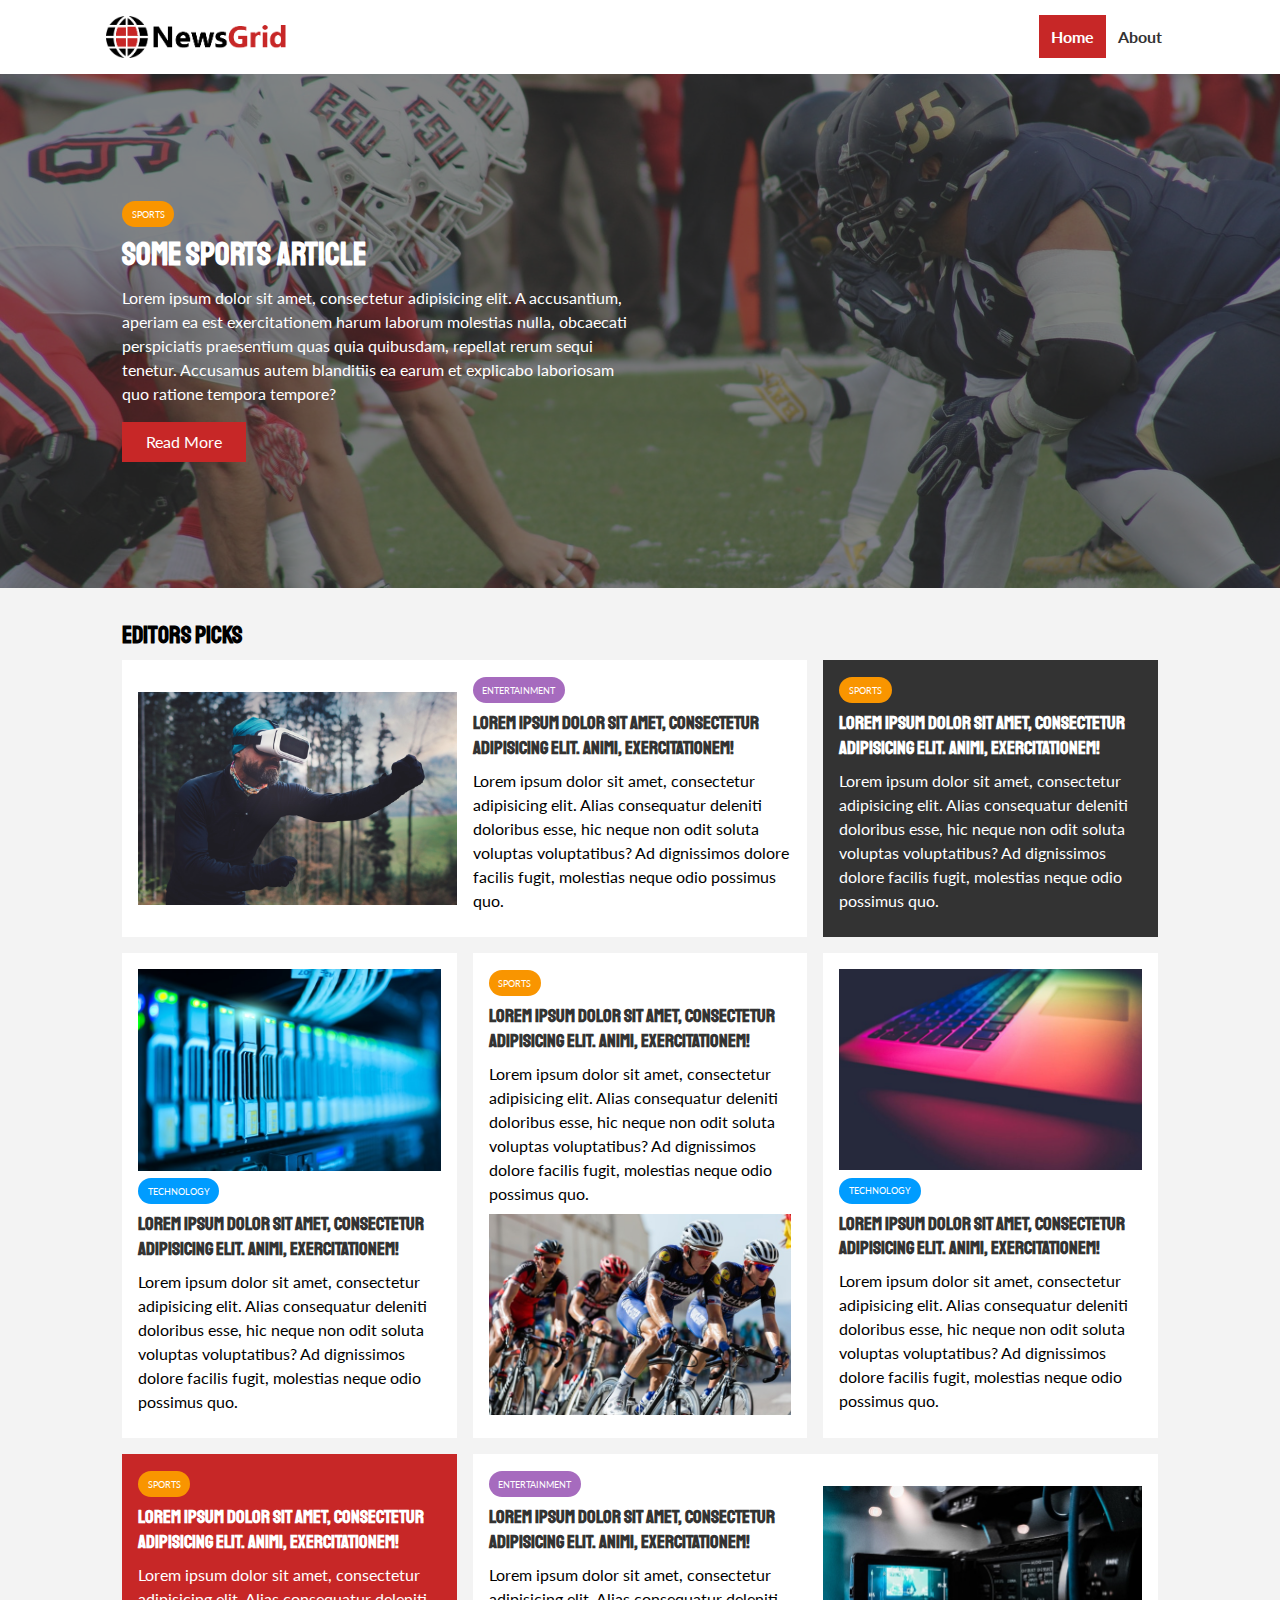
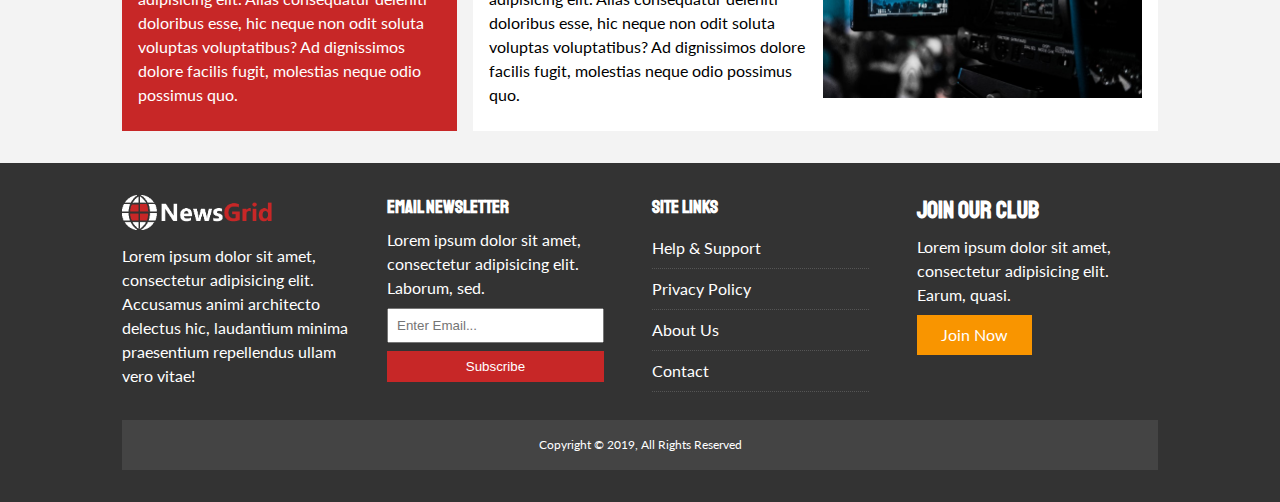
<file: index.html>
<!doctype html>
<html lang="en">
<head>
    <meta charset="UTF-8">
    <meta name="viewport"
          content="width=device-width, user-scalable=no, initial-scale=1.0, maximum-scale=1.0, minimum-scale=1.0">
    <meta http-equiv="X-UA-Compatible" content="ie=edge">
    <link
            rel="stylesheet"
            href="https://use.fontawesome.com/releases/v5.7.1/css/all.css"
            integrity="sha384-fnmOCqbTlWIlj8LyTjo7mOUStjsKC4pOpQbqyi7RrhN7udi9RwhKkMHpvLbHG9Sr"
            crossorigin="anonymous"
    >
    <link href="https://fonts.googleapis.com/css?family=Lato|Staatliches" rel="stylesheet">
    <link rel="stylesheet" href="./css/style.css">
    <link rel="stylesheet" media="screen and (max-width: 768px)" href="./css/mobile.css">
    <link rel="shortcut icon" href="favicon.ico" type="image/x-icon">
    <title>NewsGrid | Latest News</title>
</head>
<body>
    <nav id="main-nav">
        <div class="container">
            <img src="img/logo.png" alt="NewsGrid" class="logo">
            <div class="social">
                <a href="http://facebook.com" target="_blank">
                    <i class="fab fa-facebook fa-2x"></i>
                </a>
                <a href="http://twitter.com" target="_blank">
                    <i class="fab fa-twitter fa-2x"></i>
                </a>
                <a href="http://instagram.com" target="_blank">
                    <i class="fab fa-instagram fa-2x"></i>
                </a>
                <a href="http://youtube.com" target="_blank">
                    <i class="fab fa-youtube fa-2x"></i>
                </a>
            </div>
            <ul>
                <li><a href="index.html" class="current">Home</a></li>
                <li><a href="about.html">About</a></li>
            </ul>
        </div>
    </nav>

    <!-- Showcase -->
    <header id="showcase">
        <div class="container">
            <div class="showcase-container">
                <div class="showcase-content">
                    <div class="category category-sports">Sports</div>
                    <h1>Some Sports Article</h1>
                    <p>Lorem ipsum dolor sit amet, consectetur adipisicing elit. A accusantium, aperiam ea est
                        exercitationem harum laborum molestias nulla, obcaecati perspiciatis praesentium quas quia
                        quibusdam, repellat rerum sequi tenetur. Accusamus autem blanditiis ea earum et explicabo
                        laboriosam quo ratione tempora tempore?</p>
                    <a href="article.html" class="btn btn-primary">Read More</a>
                </div>
            </div>
        </div>
    </header>

    <!-- Home Articles -->
    <section id="home-articles" class="py-2">
        <div class="container">
            <h2>Editors Picks</h2>
            <div class="articles-container">
                <article class="card">
                    <img src="./img/articles/ent1.jpg" alt="Article">
                    <div>
                        <div class="category category-ent">Entertainment</div>
                        <h3>
                            <a href="article.html">Lorem ipsum dolor sit amet, consectetur adipisicing elit. Animi, exercitationem!</a>
                        </h3>
                        <p>Lorem ipsum dolor sit amet, consectetur adipisicing elit. Alias consequatur deleniti
                                doloribus esse, hic neque non odit soluta voluptas voluptatibus? Ad dignissimos dolore
                                facilis fugit, molestias neque odio possimus quo.</p>
                    </div>
                </article>
                <article class="card bg-dark">
                    <div class="category category-sports">Sports</div>
                    <h3>
                        <a href="article.html">Lorem ipsum dolor sit amet, consectetur adipisicing elit. Animi, exercitationem!</a>
                    </h3>
                    <p>Lorem ipsum dolor sit amet, consectetur adipisicing elit. Alias consequatur deleniti
                            doloribus esse, hic neque non odit soluta voluptas voluptatibus? Ad dignissimos dolore
                            facilis fugit, molestias neque odio possimus quo.</p>
                </article>
                <article class="card">
                    <img src="./img/articles/tech1.jpg" alt="Technology">
                    <div class="category category-tech">Technology</div>
                    <h3>
                        <a href="article.html">Lorem ipsum dolor sit amet, consectetur adipisicing elit. Animi, exercitationem!</a>
                    </h3>
                    <p>Lorem ipsum dolor sit amet, consectetur adipisicing elit. Alias consequatur deleniti
                            doloribus esse, hic neque non odit soluta voluptas voluptatibus? Ad dignissimos dolore
                            facilis fugit, molestias neque odio possimus quo.</p>
                </article>
                <article class="card">
                    <div class="category category-sports">Sports</div>
                    <h3>
                        <a href="article.html">Lorem ipsum dolor sit amet, consectetur adipisicing elit. Animi, exercitationem!</a>
                    </h3>
                    <p>Lorem ipsum dolor sit amet, consectetur adipisicing elit. Alias consequatur deleniti
                            doloribus esse, hic neque non odit soluta voluptas voluptatibus? Ad dignissimos dolore
                            facilis fugit, molestias neque odio possimus quo.</p>
                    <img src="./img/articles/sports1.jpg" alt="Sports">
                </article>
                <article class="card">
                    <img src="./img/articles/tech2.jpg" alt="Technology">
                    <div class="category category-tech">Technology</div>
                    <h3>
                        <a href="article.html">Lorem ipsum dolor sit amet, consectetur adipisicing elit. Animi, exercitationem!</a>
                    </h3>
                    <p>Lorem ipsum dolor sit amet, consectetur adipisicing elit. Alias consequatur deleniti
                        doloribus esse, hic neque non odit soluta voluptas voluptatibus? Ad dignissimos dolore
                        facilis fugit, molestias neque odio possimus quo.</p>
                </article>
                <article class="card bg-primary">
                    <div class="category category-sports">Sports</div>
                    <h3>
                        <a href="article.html">Lorem ipsum dolor sit amet, consectetur adipisicing elit. Animi, exercitationem!</a>
                    </h3>
                    <p>Lorem ipsum dolor sit amet, consectetur adipisicing elit. Alias consequatur deleniti
                        doloribus esse, hic neque non odit soluta voluptas voluptatibus? Ad dignissimos dolore
                        facilis fugit, molestias neque odio possimus quo.</p>
                </article>
                <article class="card">
                    <div>
                        <div class="category category-ent">Entertainment</div>
                        <h3>
                            <a href="article.html">Lorem ipsum dolor sit amet, consectetur adipisicing elit.
                                Animi, exercitationem!</a>
                        </h3>
                        <p>Lorem ipsum dolor sit amet, consectetur adipisicing elit. Alias consequatur deleniti
                            doloribus esse, hic neque non odit soluta voluptas voluptatibus? Ad dignissimos dolore
                            facilis fugit, molestias neque odio possimus quo.</p>
                    </div>
                    <img src="./img/articles/ent2.jpg" alt="Article">
                </article>
            </div>
        </div>
    </section>

    <!-- Footer -->
    <footer id="main-footer" class="py-2">
        <div class="container footer-container">
            <div>
                <img src="./img/logo_light.png" alt="NewGrid">
                <p>Lorem ipsum dolor sit amet, consectetur adipisicing elit. Accusamus animi architecto delectus hic,
                    laudantium minima praesentium repellendus ullam vero vitae!</p>
            </div>
            <div>
                <h3>Email Newsletter</h3>
                <p>Lorem ipsum dolor sit amet, consectetur adipisicing elit. Laborum, sed.</p>
                <form>
                    <input type="email" placeholder="Enter Email...">
                    <input type="submit" value="Subscribe" class="btn btn-primary" placeholder="Enter Email...">
                </form>
            </div>
            <div>
                <h3>Site Links</h3>
                <ul class="list">
                    <li><a href="#">Help & Support</a></li>
                    <li><a href="#">Privacy Policy</a></li>
                    <li><a href="#">About Us</a></li>
                    <li><a href="#">Contact</a></li>
                </ul>
            </div>
            <div>
                <h2>Join Our Club</h2>
                <p>Lorem ipsum dolor sit amet, consectetur adipisicing elit. Earum, quasi.</p>
                <a href="#" class="btn btn-secondary">Join Now</a>
            </div>
            <div>
                <p>
                    Copyright &copy; 2019, All Rights Reserved
                </p>
            </div>
        </div>
    </footer>
</body>
</html>
</file>
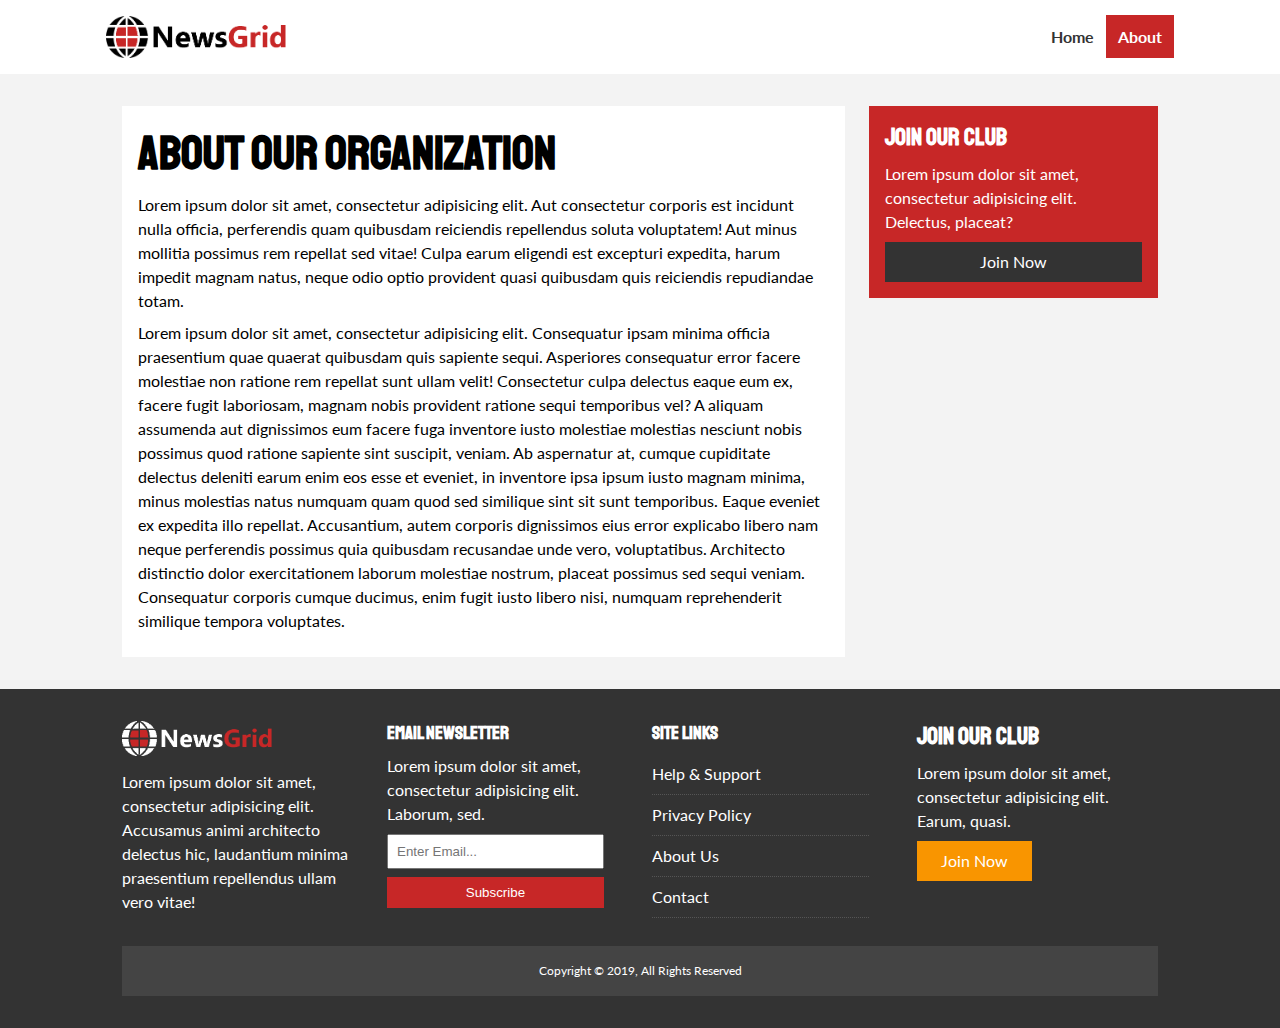
<file: about.html>
<!doctype html>
<html lang="en">
<head>
    <meta charset="UTF-8">
    <meta name="viewport"
          content="width=device-width, user-scalable=no, initial-scale=1.0, maximum-scale=1.0, minimum-scale=1.0">
    <meta http-equiv="X-UA-Compatible" content="ie=edge">
    <link
            rel="stylesheet"
            href="https://use.fontawesome.com/releases/v5.7.1/css/all.css"
            integrity="sha384-fnmOCqbTlWIlj8LyTjo7mOUStjsKC4pOpQbqyi7RrhN7udi9RwhKkMHpvLbHG9Sr"
            crossorigin="anonymous"
    >
    <link href="https://fonts.googleapis.com/css?family=Lato|Staatliches" rel="stylesheet">
    <link rel="stylesheet" href="./css/style.css">
    <link rel="stylesheet" media="screen and (max-width: 768px)" href="./css/mobile.css">
    <link rel="shortcut icon" href="favicon.ico" type="image/x-icon">
    <title>NewsGrid | About</title>
</head>
<body>
    <nav id="main-nav">
        <div class="container">
            <img src="img/logo.png" alt="NewsGrid" class="logo">
            <div class="social">
                <a href="http://facebook.com" target="_blank">
                    <i class="fab fa-facebook fa-2x"></i>
                </a>
                <a href="http://twitter.com" target="_blank">
                    <i class="fab fa-twitter fa-2x"></i>
                </a>
                <a href="http://instagram.com" target="_blank">
                    <i class="fab fa-instagram fa-2x"></i>
                </a>
                <a href="http://youtube.com" target="_blank">
                    <i class="fab fa-youtube fa-2x"></i>
                </a>
            </div>
            <ul>
                <li><a href="index.html">Home</a></li>
                <li><a href="about.html" class="current">About</a></li>
            </ul>
        </div>
    </nav>

    <section id="about">
        <div class="container">
            <div class="page-container">
                <article class="card">
                    <h1 class="l-heading">About Our Organization</h1>
                    <p>Lorem ipsum dolor sit amet, consectetur adipisicing elit. Aut consectetur corporis est incidunt
                        nulla officia, perferendis quam quibusdam reiciendis repellendus soluta voluptatem! Aut minus
                        mollitia possimus rem repellat sed vitae! Culpa earum eligendi est excepturi expedita, harum
                        impedit magnam natus, neque odio optio provident quasi quibusdam quis reiciendis
                        repudiandae totam.</p>
                    <p>Lorem ipsum dolor sit amet, consectetur adipisicing elit. Consequatur ipsam minima officia
                        praesentium quae quaerat quibusdam quis sapiente sequi. Asperiores consequatur error facere
                        molestiae non ratione rem repellat sunt ullam velit! Consectetur culpa delectus eaque eum ex,
                        facere fugit laboriosam, magnam nobis provident ratione sequi temporibus vel? A aliquam
                        assumenda aut dignissimos eum facere fuga inventore iusto molestiae molestias nesciunt nobis
                        possimus quod ratione sapiente sint suscipit, veniam. Ab aspernatur at, cumque cupiditate
                        delectus deleniti earum enim eos esse et eveniet, in inventore ipsa ipsum iusto magnam minima,
                        minus molestias natus numquam quam quod sed similique sint sit sunt temporibus. Eaque eveniet
                        ex expedita illo repellat. Accusantium, autem corporis dignissimos eius error explicabo libero
                        nam neque perferendis possimus quia quibusdam recusandae unde vero, voluptatibus. Architecto
                        distinctio dolor exercitationem laborum molestiae nostrum, placeat possimus sed sequi veniam.
                        Consequatur corporis cumque ducimus, enim fugit iusto libero nisi, numquam reprehenderit
                        similique tempora voluptates.</p>
                </article>
                <aside class="card bg-primary">
                    <h2>Join Our Club</h2>
                    <p>Lorem ipsum dolor sit amet, consectetur adipisicing elit. Delectus, placeat?</p>
                    <a href="#" class="btn btn-dark btn-block">Join Now</a>
                </aside>
            </div>
        </div>
    </section>

    <!-- Footer -->
    <footer id="main-footer" class="py-2">
        <div class="container footer-container">
            <div>
                <img src="./img/logo_light.png" alt="NewGrid">
                <p>Lorem ipsum dolor sit amet, consectetur adipisicing elit. Accusamus animi architecto delectus hic,
                    laudantium minima praesentium repellendus ullam vero vitae!</p>
            </div>
            <div>
                <h3>Email Newsletter</h3>
                <p>Lorem ipsum dolor sit amet, consectetur adipisicing elit. Laborum, sed.</p>
                <form>
                    <input type="email" placeholder="Enter Email...">
                    <input type="submit" value="Subscribe" class="btn btn-primary" placeholder="Enter Email...">
                </form>
            </div>
            <div>
                <h3>Site Links</h3>
                <ul class="list">
                    <li><a href="#">Help & Support</a></li>
                    <li><a href="#">Privacy Policy</a></li>
                    <li><a href="#">About Us</a></li>
                    <li><a href="#">Contact</a></li>
                </ul>
            </div>
            <div>
                <h2>Join Our Club</h2>
                <p>Lorem ipsum dolor sit amet, consectetur adipisicing elit. Earum, quasi.</p>
                <a href="#" class="btn btn-secondary">Join Now</a>
            </div>
            <div>
                <p>
                    Copyright &copy; 2019, All Rights Reserved
                </p>
            </div>
        </div>
    </footer>
</body>
</html>
</file>
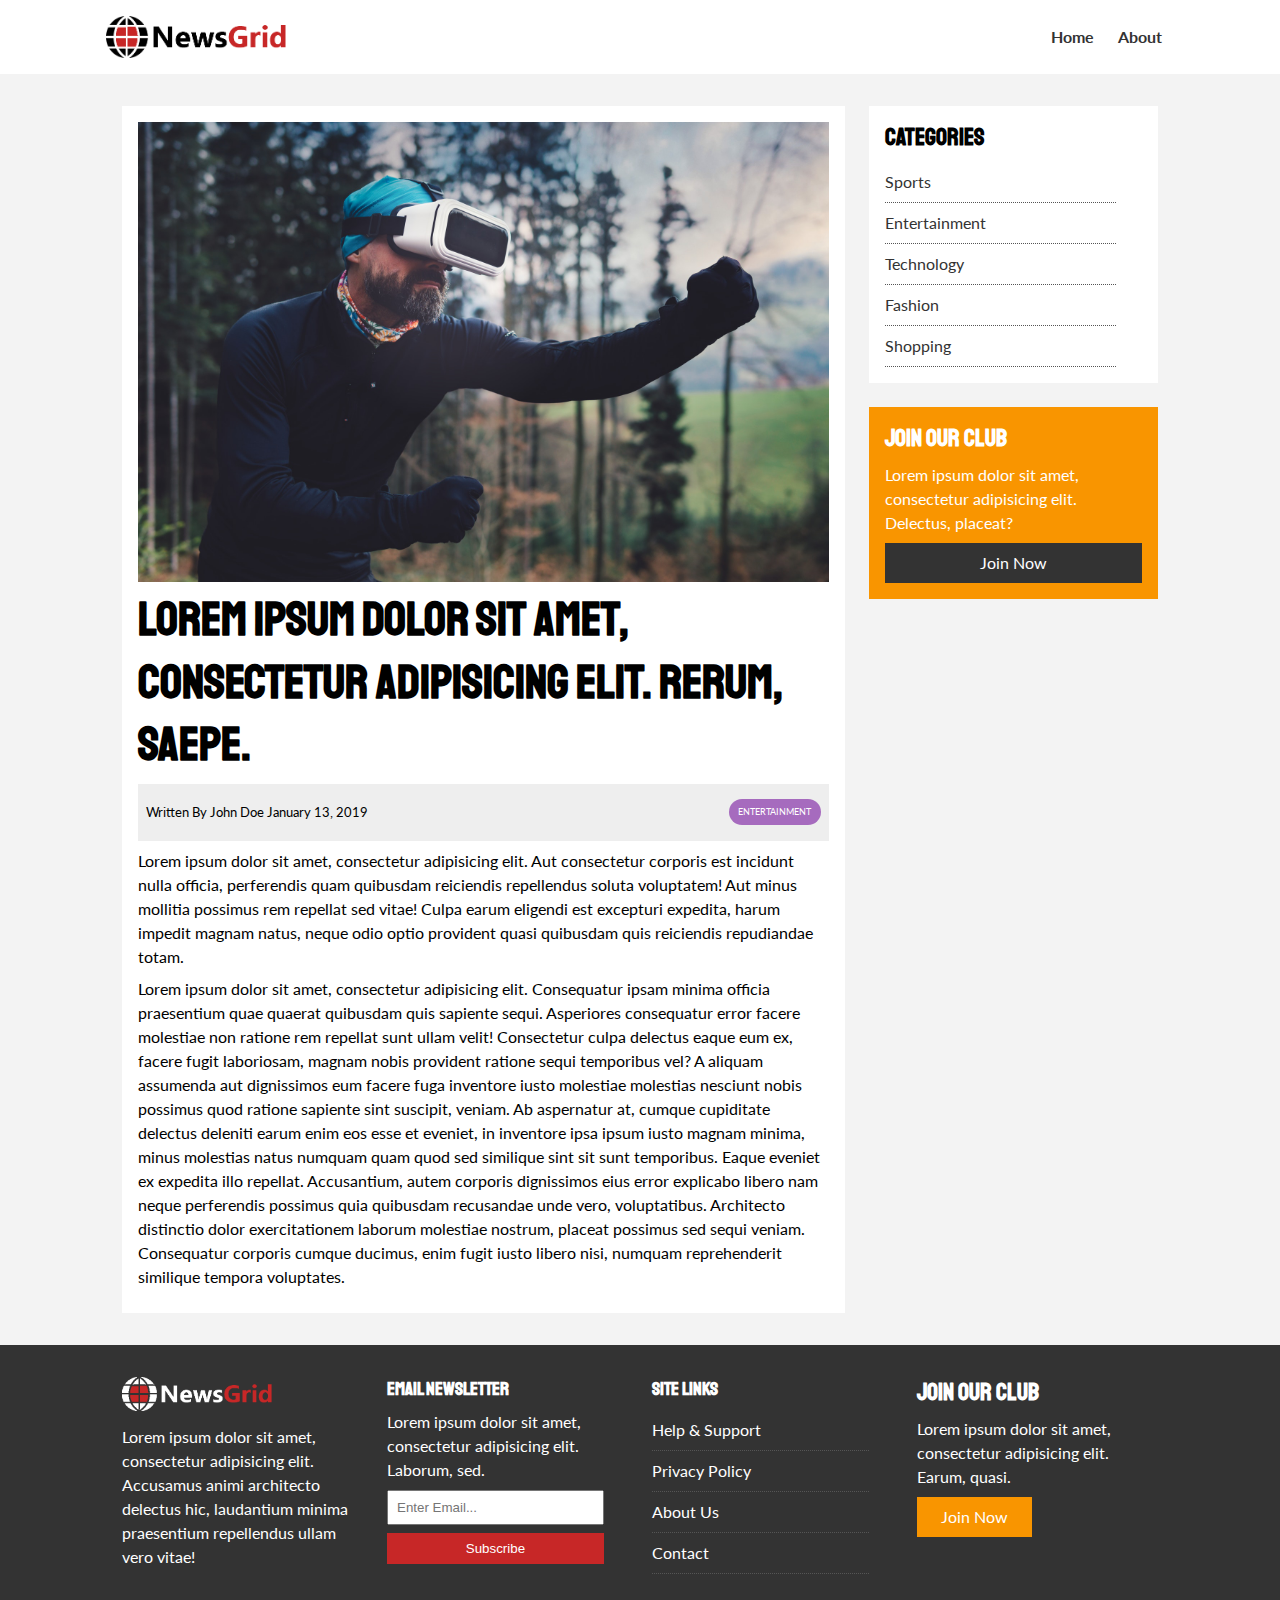
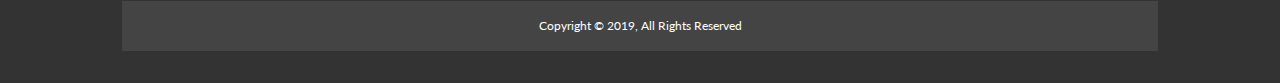
<file: article.html>
<!doctype html>
<html lang="en">
<head>
    <meta charset="UTF-8">
    <meta name="viewport"
          content="width=device-width, user-scalable=no, initial-scale=1.0, maximum-scale=1.0, minimum-scale=1.0">
    <meta http-equiv="X-UA-Compatible" content="ie=edge">
    <link
            rel="stylesheet"
            href="https://use.fontawesome.com/releases/v5.7.1/css/all.css"
            integrity="sha384-fnmOCqbTlWIlj8LyTjo7mOUStjsKC4pOpQbqyi7RrhN7udi9RwhKkMHpvLbHG9Sr"
            crossorigin="anonymous"
    >
    <link href="https://fonts.googleapis.com/css?family=Lato|Staatliches" rel="stylesheet">
    <link rel="stylesheet" href="./css/style.css">
    <link rel="stylesheet" media="screen and (max-width: 768px)" href="./css/mobile.css">
    <link rel="shortcut icon" href="favicon.ico" type="image/x-icon">
    <title>NewsGrid | Latest News</title>
</head>
<body>
<nav id="main-nav">
    <div class="container">
        <img src="img/logo.png" alt="NewsGrid" class="logo">
        <div class="social">
            <a href="http://facebook.com" target="_blank">
                <i class="fab fa-facebook fa-2x"></i>
            </a>
            <a href="http://twitter.com" target="_blank">
                <i class="fab fa-twitter fa-2x"></i>
            </a>
            <a href="http://instagram.com" target="_blank">
                <i class="fab fa-instagram fa-2x"></i>
            </a>
            <a href="http://youtube.com" target="_blank">
                <i class="fab fa-youtube fa-2x"></i>
            </a>
        </div>
        <ul>
            <li><a href="index.html">Home</a></li>
            <li><a href="about.html">About</a></li>
        </ul>
    </div>
</nav>

<section id="article">
    <div class="container">
        <div class="page-container">
            <article class="card">
                <img src="./img/articles/ent1.jpg" alt="">
                <h1 class="l-heading">Lorem ipsum dolor sit amet, consectetur adipisicing elit. Rerum, saepe.</h1>
                <div class="meta">
                    <small>
                        <i class="fas fa-user"></i> Written By John Doe January 13, 2019
                    </small>
                    <div class="category category-ent">Entertainment</div>
                </div>
                <p>Lorem ipsum dolor sit amet, consectetur adipisicing elit. Aut consectetur corporis est incidunt
                    nulla officia, perferendis quam quibusdam reiciendis repellendus soluta voluptatem! Aut minus
                    mollitia possimus rem repellat sed vitae! Culpa earum eligendi est excepturi expedita, harum
                    impedit magnam natus, neque odio optio provident quasi quibusdam quis reiciendis
                    repudiandae totam.</p>
                <p>Lorem ipsum dolor sit amet, consectetur adipisicing elit. Consequatur ipsam minima officia
                    praesentium quae quaerat quibusdam quis sapiente sequi. Asperiores consequatur error facere
                    molestiae non ratione rem repellat sunt ullam velit! Consectetur culpa delectus eaque eum ex,
                    facere fugit laboriosam, magnam nobis provident ratione sequi temporibus vel? A aliquam
                    assumenda aut dignissimos eum facere fuga inventore iusto molestiae molestias nesciunt nobis
                    possimus quod ratione sapiente sint suscipit, veniam. Ab aspernatur at, cumque cupiditate
                    delectus deleniti earum enim eos esse et eveniet, in inventore ipsa ipsum iusto magnam minima,
                    minus molestias natus numquam quam quod sed similique sint sit sunt temporibus. Eaque eveniet
                    ex expedita illo repellat. Accusantium, autem corporis dignissimos eius error explicabo libero
                    nam neque perferendis possimus quia quibusdam recusandae unde vero, voluptatibus. Architecto
                    distinctio dolor exercitationem laborum molestiae nostrum, placeat possimus sed sequi veniam.
                    Consequatur corporis cumque ducimus, enim fugit iusto libero nisi, numquam reprehenderit
                    similique tempora voluptates.</p>
            </article>
            <aside id="categories" class="card">
                <h2>Categories</h2>
                <ul class="list">
                    <li><a href="#"><i class="fas fa-chevron-right"></i> Sports</a></li>
                    <li><a href="#"><i class="fas fa-chevron-right"></i> Entertainment</a></li>
                    <li><a href="#"><i class="fas fa-chevron-right"></i> Technology</a></li>
                    <li><a href="#"><i class="fas fa-chevron-right"></i> Fashion</a></li>
                    <li><a href="#"><i class="fas fa-chevron-right"></i> Shopping</a></li>
                </ul>
            </aside>
            <aside class="card bg-secondary">
                <h2>Join Our Club</h2>
                <p>Lorem ipsum dolor sit amet, consectetur adipisicing elit. Delectus, placeat?</p>
                <a href="#" class="btn btn-dark btn-block">Join Now</a>
            </aside>
        </div>
    </div>
</section>

<!-- Footer -->
<footer id="main-footer" class="py-2">
    <div class="container footer-container">
        <div>
            <img src="./img/logo_light.png" alt="NewGrid">
            <p>Lorem ipsum dolor sit amet, consectetur adipisicing elit. Accusamus animi architecto delectus hic,
                laudantium minima praesentium repellendus ullam vero vitae!</p>
        </div>
        <div>
            <h3>Email Newsletter</h3>
            <p>Lorem ipsum dolor sit amet, consectetur adipisicing elit. Laborum, sed.</p>
            <form>
                <input type="email" placeholder="Enter Email...">
                <input type="submit" value="Subscribe" class="btn btn-primary" placeholder="Enter Email...">
            </form>
        </div>
        <div>
            <h3>Site Links</h3>
            <ul class="list">
                <li><a href="#">Help & Support</a></li>
                <li><a href="#">Privacy Policy</a></li>
                <li><a href="#">About Us</a></li>
                <li><a href="#">Contact</a></li>
            </ul>
        </div>
        <div>
            <h2>Join Our Club</h2>
            <p>Lorem ipsum dolor sit amet, consectetur adipisicing elit. Earum, quasi.</p>
            <a href="#" class="btn btn-secondary">Join Now</a>
        </div>
        <div>
            <p>
                Copyright &copy; 2019, All Rights Reserved
            </p>
        </div>
    </div>
</footer>
</body>
</html>
</file>
<file: css/style.css>
:root {
    --primary-color: #c72727;
    --secondary-color: #f99500;
    --light-color: #f3f3f3;
    --dark-color: #333;
    --max-width: 1100px;
}

.category {
    --sports-color: #f99500;
    --ent-color: #a66bbe;
    --tech-color: #009cff;
}

* {
    margin: 0;
    padding: 0;
    box-sizing: border-box;
}

body {
    font-family: 'Lato', sans-serif;
    line-height: 1.5;
    background: var(--light-color);
}

a {
    color: #333;
    text-decoration: none;
}

ul {
    list-style: none;
}

p {
    margin: .5rem 0;
}

img {
    width: 100%;
}

h1, h2, h3, h4, h5, h6 {
    font-family: 'Staatliches', cursive;
    margin-bottom: .55rem;
    line-height: 1.3;
}

/* Utility */
.container {
    max-width: var(--max-width);
    margin: auto;
    padding: 0 2rem;
    overflow: hidden;
}

.category {
    display: inline-block;
    color: #fff;
    font-size: .55rem;
    text-transform: uppercase;
    padding: .4rem .6rem;
    border-radius: 15px;
    margin-bottom: .5rem;
}

.category-sports { background: var(--sports-color); }
.category-ent { background: var(--ent-color); }
.category-tech { background: var(--tech-color); }

.btn {
    display: inline-block;
    border: none;
    background: var(--dark-color);
    color: #fff;
    padding: .5rem 1.5rem;
    transition: all .3s ease-in-out;
}

.btn-light { background: var(--light-color); }
.btn-primary { background: var(--primary-color); }
.btn-secondary { background: var(--secondary-color); }

.btn-block {
    display: block;
    width: 100%;
    text-align: center;
}

.btn:hover {
    opacity: .9;
}

.card {
    background: #fff;
    padding: 1rem;
}

.bg-dark {
    background: var(--dark-color);
    color: #fff;
}

.bg-primary {
    background: var(--primary-color);
    color: #fff;
}

.bg-secondary {
    background: var(--secondary-color);
    color: #fff;
}

.bg-dark h1,
.bg-dark h2,
.bg-dark h3,
.bg-dark a,
.bg-primary h1,
.bg-primary h2,
.bg-primary h3,
.bg-primary a,
.bg-secondary h1,
.bg-secondary h2,
.bg-secondary h3,
.bg-secondary a {
    color: #fff;
}

.py-1 { padding: 1.5rem 0 }
.py-2 { padding: 2rem  0}
.py-3 { padding: 3rem  0}
.p-1 { padding: 1.5rem }
.p-2 { padding: 2rem }
.p-3 { padding: 3rem }

.l-heading {
    font-size: 3rem;
}

.list li {
    padding: .5rem 0;
    border-bottom: #555 dotted 1px;
    width: 90%;
}

.list li a:hover {
    color: var(--primary-color) !important;
}

/* Inner page grid container */
.page-container {
    display: grid;
    grid-template-columns: 5fr 2fr;
    margin: 2rem 0;
    grid-gap: 1.5rem;
}

.page-container > *:first-child {
    grid-row: 1 / 3 span;
}

/* Navigation */
#main-nav {
    background: #fff;
    position: sticky;
    top: 0;
    z-index: 2;
}

#main-nav .container {
    display: grid;
    grid-template-columns: 6fr 3fr 2fr;
    padding: 1rem;
    align-items: center;
}

#main-nav .logo {
    width: 180px;
}

#main-nav ul {
    justify-self: end;
    display: flex;
}

#main-nav ul li a {
    padding: 0.75rem;
    font-weight: bold;
}

#main-nav ul li a.current {
    background: var(--primary-color);
    color: #fff;
}

#main-nav ul li a:hover {
    background: var(--light-color);
    color: var(--dark-color);
}

#main-nav .social {
    justify-self: center;
}

#main-nav .social i {
    color: #777;
    margin-right: .5rem;
}

/* Showcase */
#showcase {
    color: #fff;
    background: #333333;
    padding: 2rem;
    position: relative;
}

#showcase:before {
    content: '';
    background: url('../img/featured.jpg') no-repeat center center/cover;
    position: absolute;
    top: 0;
    left: 0;
    width: 100%;
    height: 100%;
    opacity: .4;
}

#showcase .showcase-container {
    display: grid;
    grid-template-columns: repeat(2, 1fr);
    justify-content: center;
    align-items: center;
    height: 50vh;
}

#showcase .showcase-content {
    z-index: 1;
}

#showcase .showcase-content p {
    margin-bottom: 1rem;
}

/* Home Articles */
#home-articles .articles-container {
    display: grid;
    grid-template-columns: repeat(3, 1fr);
    grid-gap: 1rem;
}

#home-articles .articles-container > *:first-child,
#home-articles .articles-container > *:last-child {
    display: grid;
    grid-template-columns: repeat(2, 1fr);
    grid-gap: 1rem;
    align-items: center;
    grid-column: 1 / span 2;
}

#home-articles .articles-container > *:last-child {
    grid-column: 2 / span 2;
}

#article .meta {
    display: flex;
    justify-content: space-between;
    align-items: center;
    background: #eee;
    padding: .5rem;
}

#article .meta .category {
    margin-top: .4rem;
}

/* Footer */
#main-footer {
    background: var(--dark-color);
    color: #fff;
}

#main-footer img {
    width: 150px;
}

#main-footer a {
    color: #fff;
}

#main-footer .footer-container {
    display: grid;
    grid-template-columns: repeat(4, 1fr);
    grid-gap: 1.5rem;
}

#main-footer .footer-container > *:last-child {
    background: #444;
    grid-column: 1 / span 4;
    padding: .5rem;
    text-align: center;
    font-size: .75rem;
}

#main-footer .footer-container input[type='email'] {
    width: 90%;
    padding: .5rem;
    margin-bottom: .5rem;
    outline: none;
}

#main-footer .footer-container input[type='submit'] {
    width: 90%;
    outline: none;
}
</file>
<file: css/mobile.css>
/* Navigation */
#main-nav .social {
    display: none;
}

#main-nav .container {
    grid-template-columns: 1fr;
    grid-gap: 1.2rem;
}

#main-nav ul,
#main-nav .logo {
    justify-self: center;
}

#main-nav ul li a {
    padding: .5rem;
}

#home-articles .articles-container {
    grid-template-columns: repeat(2, 1fr);
}

#home-articles .articles-container > *:first-child,
#home-articles .articles-container > *:last-child {
    grid-template-columns: 1fr;
    grid-column: 1;
}

@media (max-width: 600px) {
    /* Stack Grid Items */
    #showcase .showcase-container,
    #home-articles .articles-container,
    #main-footer .footer-container {
        grid-template-columns: 1fr;
    }

    #main-footer .footer-container > *:last-child {
        grid-column: 1;
    }

    #main-footer .footer-container > * {
        border-bottom: #444 dotted 1px;
        padding-bottom: 1rem;
    }

    #main-footer .footer-container > *:first-child,
    #main-footer .footer-container > *:nth-child(2) {
        border: none;
    }

    .page-container {
        grid-template-columns: 1fr;
        text-align: center;
    }

    .page-container > *:first-child {
        grid-row: 1 / span 3;
    }

    .l-heading {
        font-size: 2rem;
    }
}
</file>
